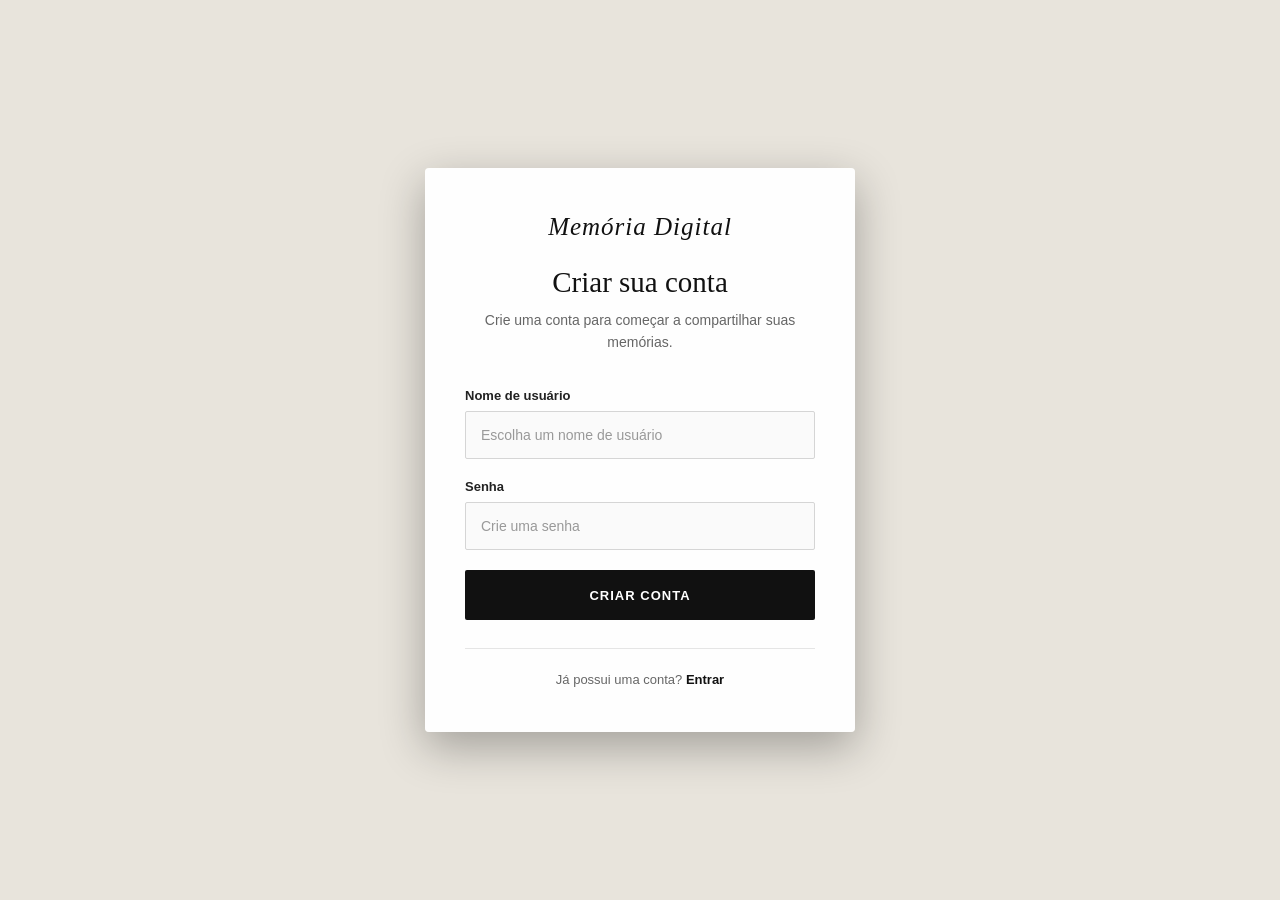
<file: criar-conta.html>
<!DOCTYPE html>
<html lang="pt-BR">

<head>
    <meta charset="UTF-8">
    <meta name="viewport" content="width=device-width, initial-scale=1.0">

    <title>Criar conta | Memória Digital</title>

    <link rel="stylesheet" href="/css/login-criarconta.css">
</head>

<body>

    <main class="container">

        <section class="caixa">

            <div class="cabecalho">

                <span class="logo">Memória Digital</span>

                <h1>Criar sua conta</h1>

                <p>
                    Crie uma conta para começar a compartilhar suas memórias.
                </p>

            </div>


            <form action="/criar-conta" method="POST" class="formulario">

                <div class="campo">

                    <label for="usuario">Nome de usuário</label>

                    <input type="text" id="usuario" name="usuario" placeholder="Escolha um nome de usuário"
                        autocomplete="username" required>

                </div>


                <div class="campo">

                    <label for="senha">Senha</label>

                    <input type="password" id="senha" name="senha" placeholder="Crie uma senha"
                        autocomplete="new-password" required>

                </div>


                <button type="submit" class="botao">
                    Criar conta
                </button>

            </form>


            <div class="link-cadastro">

                <p>
                    Já possui uma conta?
                    <a href="login.html">Entrar</a>
                </p>

            </div>

        </section>

    </main>

</body>

</html>
</file>
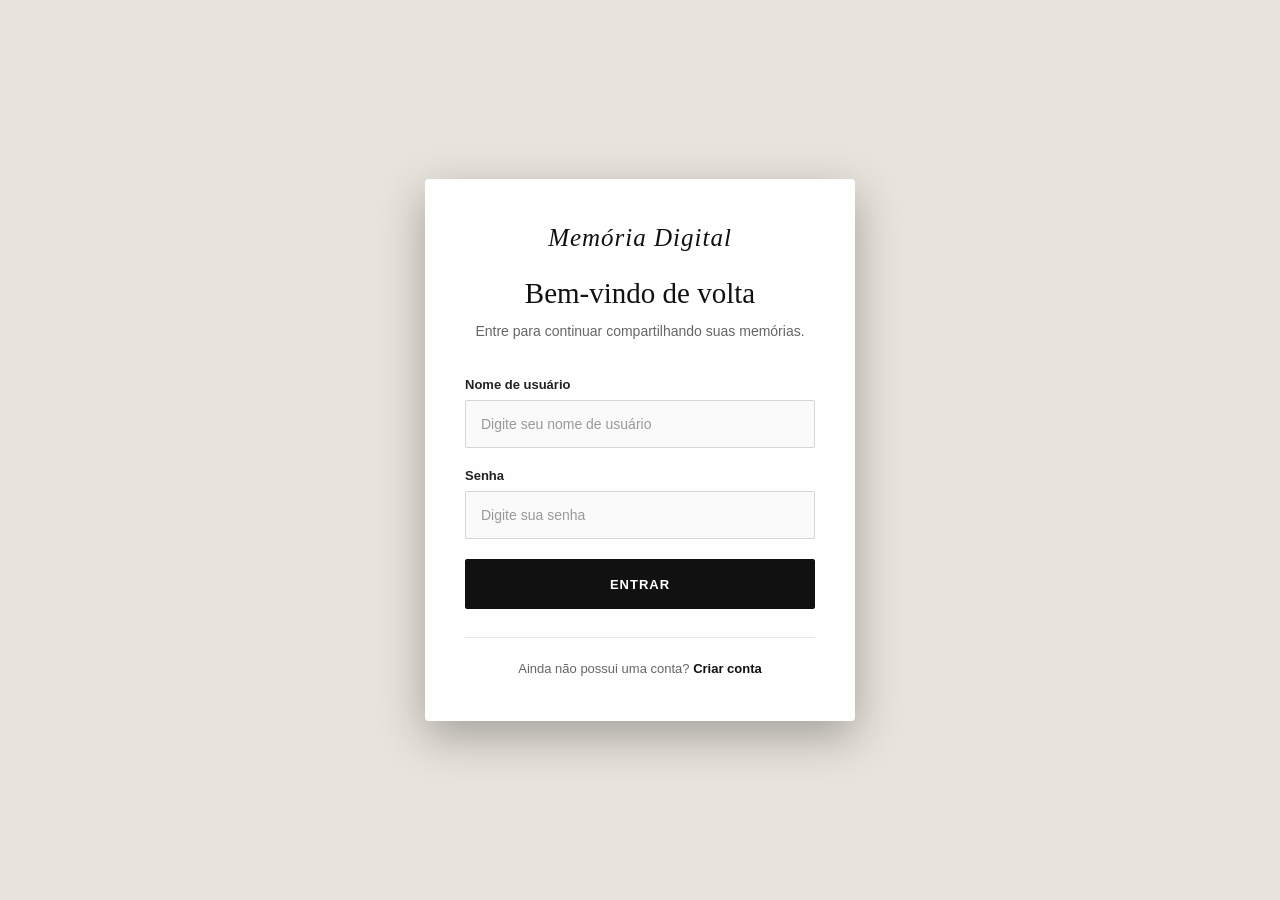
<file: login.html>
<!DOCTYPE html>
<html lang="pt-BR">

<head>
    <meta charset="UTF-8">
    <meta name="viewport" content="width=device-width, initial-scale=1.0">

    <title>Entrar | Memória Digital</title>

    <link rel="stylesheet" href="css/login-criarconta.css">
</head>

<body>

    <main class="container">

        <section class="caixa">

            <div class="cabecalho">

                <span class="logo">Memória Digital</span>

                <h1>Bem-vindo de volta</h1>

                <p>
                    Entre para continuar compartilhando suas memórias.
                </p>

            </div>


            <form action="/login" method="POST" class="formulario">

                <div class="campo">

                    <label for="usuario">Nome de usuário</label>

                    <input type="text" id="usuario" name="usuario" placeholder="Digite seu nome de usuário"
                        autocomplete="username" required>

                </div>


                <div class="campo">

                    <label for="senha">Senha</label>

                    <input type="password" id="senha" name="senha" placeholder="Digite sua senha"
                        autocomplete="current-password" required>

                </div>


                <button type="submit" class="botao">
                    Entrar
                </button>

            </form>


            <div class="link-cadastro">

                <p>
                    Ainda não possui uma conta?
                    <a href="criar-conta.html">Criar conta</a>
                </p>

            </div>

        </section>

    </main>

</body>

</html>
</file>
<file: css/login-criarconta.css>
* {
    margin: 0;
    padding: 0;
    box-sizing: border-box;
}

body {
    min-height: 100vh;
    display: flex;
    justify-content: center;
    align-items: center;
    font-family: Georgia, "Times New Roman", serif;
    background: #e8e4dc;
}
.container {
    width: 100%;
    min-height: 100vh;
    display: flex;
    justify-content: center;
    align-items: center;
    padding: 30px;
}
.caixa {
    width: 100%;
    max-width: 430px;
    padding: 45px 40px;
    background: rgba(255, 255, 255, 0.96);
    border-radius: 4px;
    box-shadow: 0 15px 45px rgba(0, 0, 0, 0.3);
}
.cabecalho {
    text-align: center;
    margin-bottom: 35px;
}
.logo {
    display: block;
    margin-bottom: 25px;
    font-size: 25px;
    font-style: italic;
    letter-spacing: 1px;
    color: #111;
}
.cabecalho h1 {
    font-size: 29px;
    font-weight: normal;
    margin-bottom: 10px;
    color: #111;
}
.cabecalho p {
    font-family: Arial, sans-serif;
    font-size: 14px;
    line-height: 1.6;
    color: #666;
}
.formulario {
    width: 100%;
}
.campo {
    margin-bottom: 20px;
}
.campo label {
    display: block;
    margin-bottom: 8px;
    font-family: Arial, sans-serif;
    font-size: 13px;
    font-weight: 600;
    color: #222;
}
.campo input {
    width: 100%;
    height: 48px;
    padding: 0 15px;
    border: 1px solid #d5d5d5;
    border-radius: 2px;
    outline: none;
    background: #fafafa;
    font-family: Arial, sans-serif;
    font-size: 14px;
    transition: 0.2s;
}

.campo input:focus {
    border-color: #111;
    background: #fff;
}

.campo input::placeholder {
    color: #999;
}
.botao {
    width: 100%;
    height: 50px;
    border: none;
    border-radius: 2px;
    background: #111;
    color: #fff;
    font-family: Arial, sans-serif;
    font-size: 13px;
    font-weight: 600;
    letter-spacing: 1px;
    text-transform: uppercase;
    cursor: pointer;
    transition: 0.25s;
}
.botao:hover {
    background: #333;
    transform: translateY(-1px);
}


/* LINK PARA OUTRA PAGINA */
.link-cadastro {
    margin-top: 28px;
    padding-top: 23px;
    border-top: 1px solid #e5e5e5;
    text-align: center;
}
.link-cadastro p {
    font-family: Arial, sans-serif;
    font-size: 13px;
    color: #666;
}
.link-cadastro a {
    color: #111;
    font-weight: 600;
    text-decoration: none;
}
.link-cadastro a:hover {
    text-decoration: underline;
}



@media (max-width: 500px) {

    .container {
        padding: 20px;
    }

    .caixa {
        padding: 35px 25px;
    }

    .cabecalho h1 {
        font-size: 25px;
    }

    .logo {
        font-size: 22px;
    }

}
</file>
